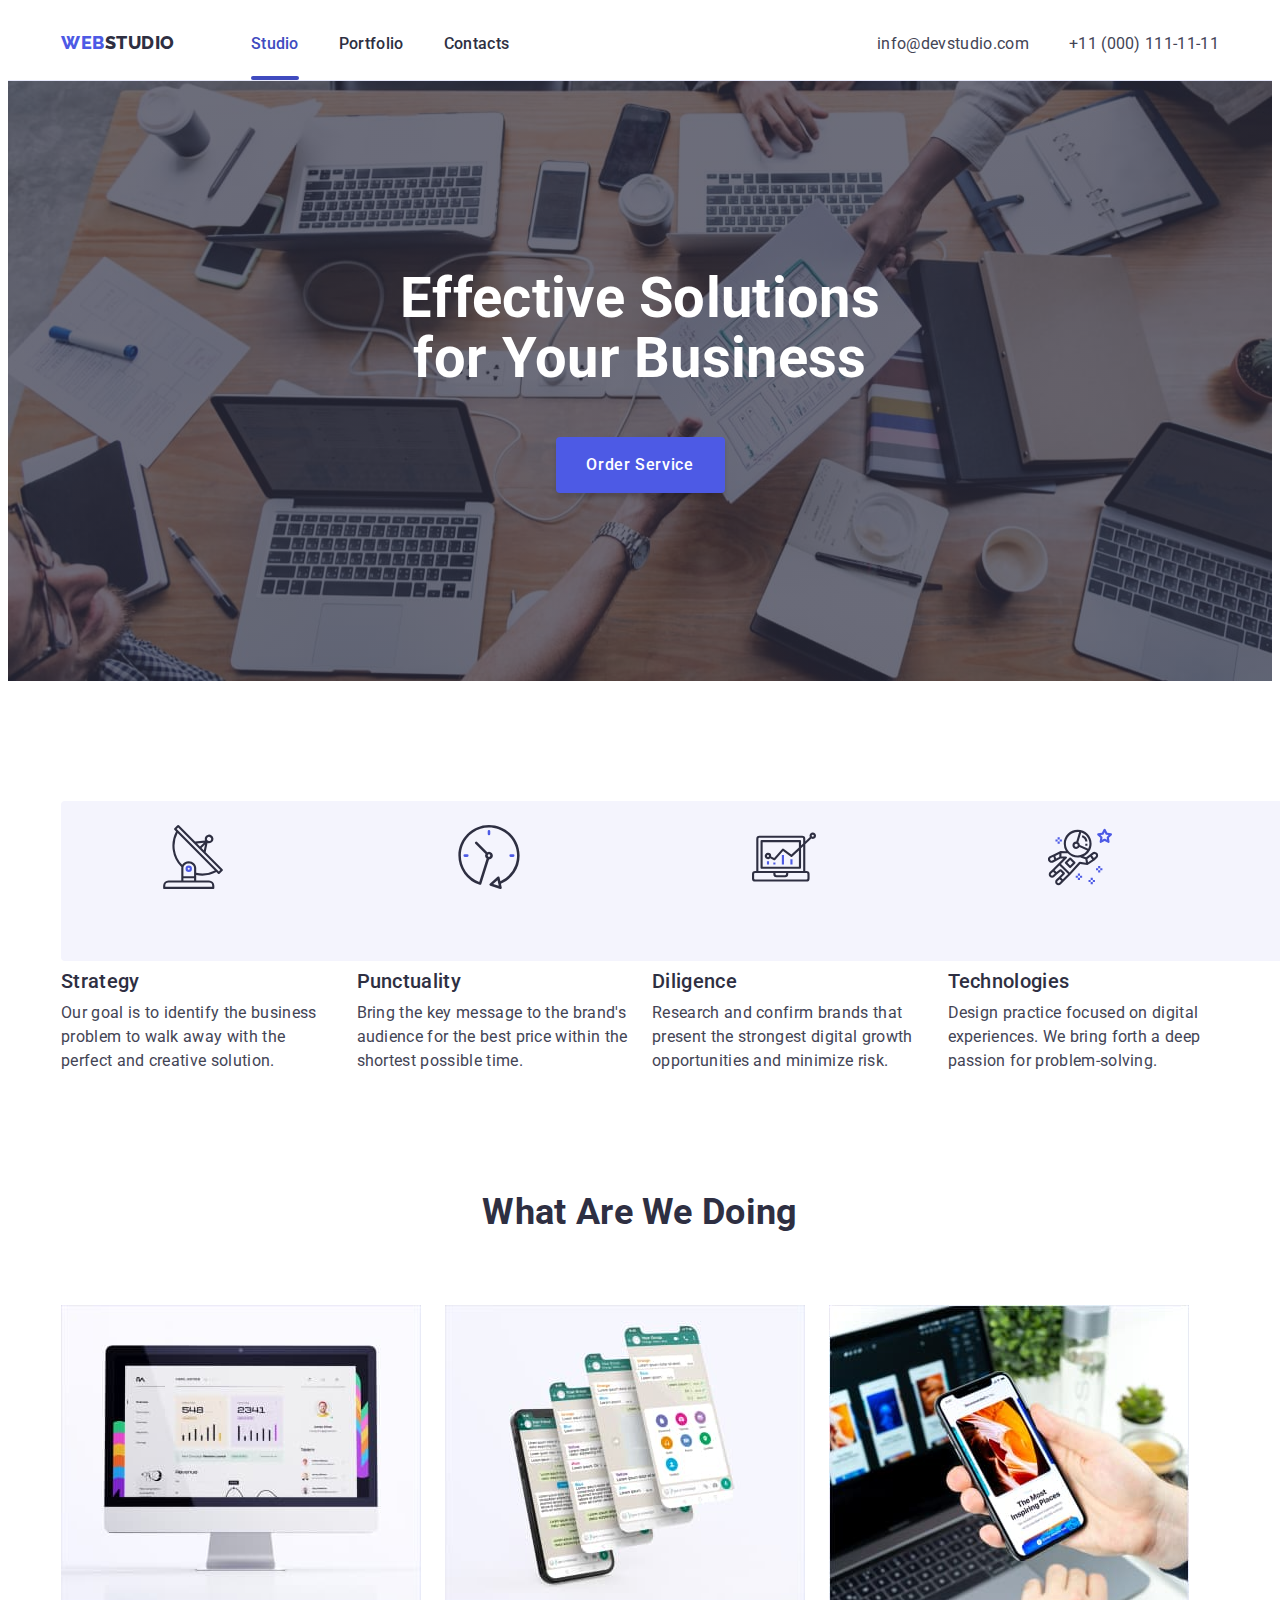
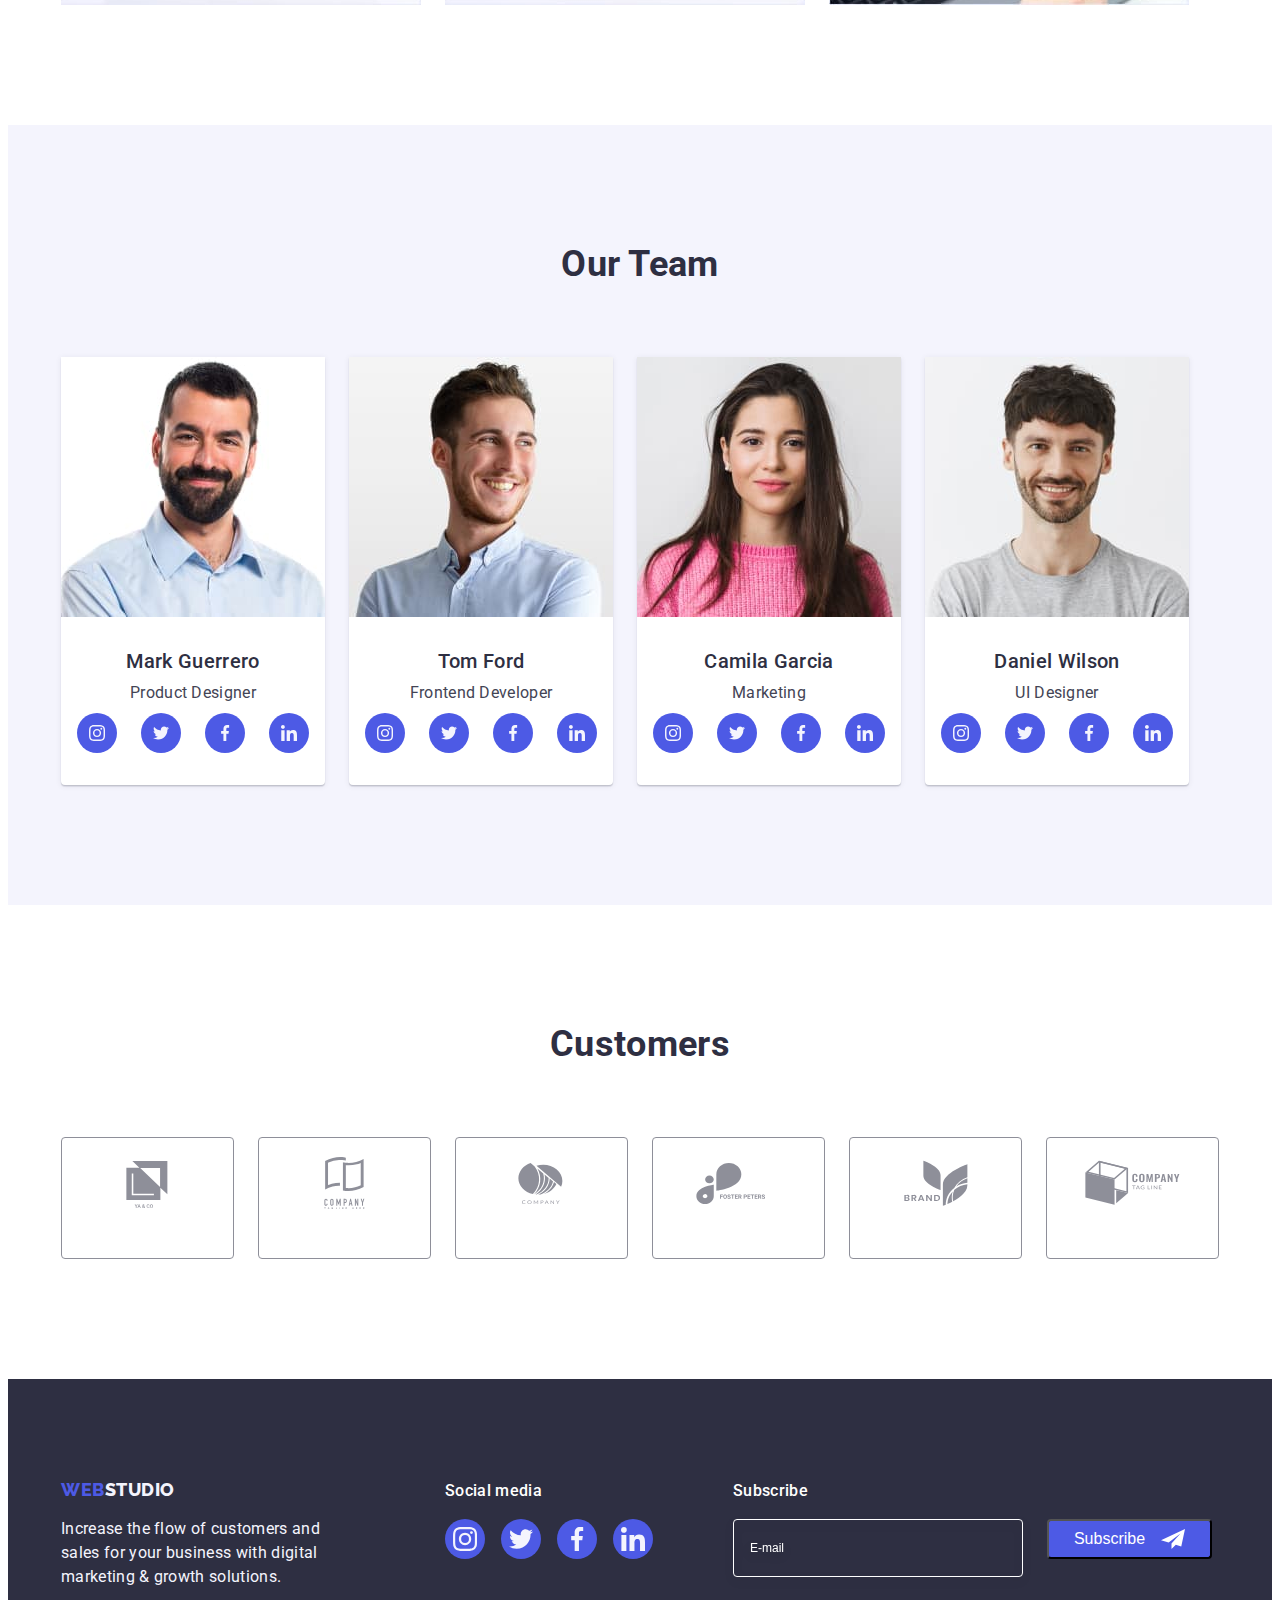
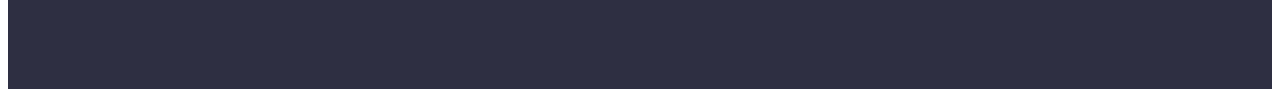
<file: index.html>
<!DOCTYPE html>
<html lang="en">
<head>
    <meta charset="UTF-8">
    <meta http-equiv="X-UA-Compatible" content="IE=edge">
    <meta name="viewport" content="width=device-width, initial-scale=1.0">
    <title>Web Studio</title>
    <link rel="preconnect" href="https://fonts.googleapis.com">
    <link rel="preconnect" href="https://fonts.gstatic.com" crossorigin>
    <link href="https://fonts.googleapis.com/css2?family=Montserrat:wght@500;700&family=Raleway:wght@700&family=Roboto:wght@400;500;700&display=swap" rel="stylesheet">
    <link href="https://fonts.googleapis.com/css2?family=Montserrat:wght@500;700&family=Raleway:wght@800&display=swap" rel="stylesheet">
    <link rel="stylesheet" href="https://cdnjs.cloudflare.com/ajax/libs/modern-normalize/1.1.0/modern-normalize.min.css" integrity="sha512-wpPYUAdjBVSE4KJnH1VR1HeZfpl1ub8YT/NKx4PuQ5NmX2tKuGu6U/JRp5y+Y8XG2tV+wKQpNHVUX03MfMFn9Q==" crossorigin="anonymous" referrerpolicy="no-referrer" />
    <link rel="stylesheet" href="./css/styles.css">
</head>
<body>
    <header class="page-header properties">
        <div class="container">
            <nav class="header-nav">
                <a href="./index.html" class="link logo">Web<span class="logo-span">Studio</span></a>
                <ul class="site-nav list">
                    <li><a href="./index.html" class="link current">Studio</a></li>
                    <li><a href="./portfolio.html" class="link">Portfolio</a></li>
                    <li><a href="" class="link">Contacts</a></li>
                </ul>
            </nav>
            <address class="header-address">
                <ul class="auht-nav list">
                    <li><a href="mailto:info@devstudio.com" class="link">info@devstudio.com</a></li>
                    <li><a href="tel:+110001111111" class="link">+11 (000) 111-11-11</a></li>
                </ul>
            </address>
        </div>
    </header>
    <main class="properties">
        <section class="hero">
            <div class="container">
                <h1 class="hero-title">Effective Solutions for Your Business</h1>
                <button type="button" class="hero-btn" data-modal-open>Order Service</button>
            </div>    
        </section>
        <section class="section">
            <div class="container">
                <h2 hidden class="section-title">Our advantages</h2>
                <ul class="feature list">
                    <li class="feature-list">
                        <div class="feature-wrap">
                            <a href="" class="feature-soc-link link">
                                <svg class="feature-soc-icon" width="64" height="64">
                                    <use href="./images/icons.svg#icon-antenna"></use>
                                </svg>
                            </a>
                        </div>
                        <h3 class="feature-title title">Strategy</h3>
                        <p class="feature-explanation text">Our goal is to identify the business problem to walk away with the perfect and creative solution. </p>
                    </li>
                    <li class="feature-list">  
                        <div class="feature-wrap">
                            <a href="" class="feature-soc-link link">
                                <svg class="feature-soc-icon" width="64" height="64">
                                    <use href="./images/icons.svg#icon-clock"></use>
                                </svg>
                            </a>
                        </div>  
                        <h3 class="feature-title title">Punctuality</h3>
                        <p class="feature-explanation text">Bring the key message to the brand's audience for the best price within the shortest possible time.</p>
                    </li>
                    <li class="feature-list"> 
                        <div class="feature-wrap">
                            <a href="" class="feature-soc-link link">
                                <svg class="feature-soc-icon" width="64" height="64">
                                    <use href="./images/icons.svg#icon-diagram"></use>
                                </svg>
                            </a>
                        </div>   
                        <h3 class="feature-title title">Diligence</h3>
                        <p class="feature-explanation text">Research and confirm brands that present the strongest digital growth opportunities and minimize risk.</p>
                    </li>
                    <li class="feature-list">  
                        <div class="feature-wrap">
                            <a href="" class="feature-soc-link link">
                                <svg class="feature-soc-icon" width="64" height="64">
                                    <use href="./images/icons.svg#icon-astronaut"></use>
                                </svg>
                            </a>
                        </div>  
                        <h3 class="feature-title title">Technologies</h3>
                        <p class="feature-explanation text">Design practice focused on digital experiences. We bring forth a deep passion for problem-solving.</p>
                    </li>
                </ul>
            </div>
        </section>
        <section class="section profile">
            <div class="container">
                <h2 class="section-title">What are we doing</h2>
                <ul class="profile-group list">
                    <li>
                        <img src="./images/img-1.jpg" alt="writing programs" width="360" class="images">
                    </li>
                    <li>
                        <img src="./images/img-2.jpg" alt="mobile applications" width="360" class="images">
                    </li>
                    <li>
                        <img src="./images/img-3.jpg" alt="games" width="360" class="images">
                    </li>
                </ul>
            </div>
        </section>
        <section class="section specialist">
            <div class="container">
                <h2 class="section-title">Our Team</h2>
                <ul class="specialist-group list">
                    <li class="specialist-list">
                        <img src="./images/img-4.jpg" alt="specialists Product" width="264" class="images">
                        <div class="specialist-wrap">
                            <h3 class="specialist-title title">Mark Guerrero</h3>
                            <p class="specialist-profession text">Product Designer</p>
                            <ul class="specialist-soc-list list">
                                <li class="stecialist-soc-item">
                                    <a href="" class="specialast-soc-link link">
                                        <svg class="stecialist-soc-icon" width="16" height="16">
                                            <use href="./images/icons.svg#icon-instagram"></use>
                                        </svg>
                                    </a>
                                </li>
                                <li class="stecialist-soc-item">
                                    <a href="" class="specialast-soc-link link">
                                        <svg class="stecialist-soc-icon" width="16" height="16">
                                            <use href="./images/icons.svg#icon-twitter"></use>
                                        </svg>
                                    </a>
                                </li>
                                <li class="stecialist-soc-item">
                                    <a href="" class="specialast-soc-link link">
                                        <svg class="stecialist-soc-icon" width="16" height="16">
                                            <use href="./images/icons.svg#icon-facebook"></use>
                                        </svg>
                                    </a>
                                </li>
                                <li class="stecialist-soc-item">
                                    <a href="" class="specialast-soc-link link">
                                        <svg class="stecialist-soc-icon" width="16" height="16">
                                            <use href="./images/icons.svg#icon-linkedin"></use>
                                        </svg>
                                    </a>
                                </li>
                            </ul>
                        </div>
                    </li>
                    <li class="specialist-list">
                        <img src="./images/img-5.jpg" alt="specialists Frontend" width="264" class="images">
                        <div class="specialist-wrap">
                            <h3 class="specialist-title title">Tom Ford</h3>
                            <p class="specialist-profession text">Frontend Developer</p>
                            <ul class="specialist-soc-list list">
                                <li class="stecialist-soc-item">
                                    <a href="" class="specialast-soc-link link">
                                        <svg class="stecialist-soc-icon" width="16" height="16">
                                            <use href="./images/icons.svg#icon-instagram"></use>
                                        </svg>
                                    </a>
                                </li>
                                <li class="stecialist-soc-item">
                                    <a href="" class="specialast-soc-link link">
                                        <svg class="stecialist-soc-icon" width="16" height="16">
                                            <use href="./images/icons.svg#icon-twitter"></use>
                                        </svg>
                                    </a>
                                </li>
                                <li class="stecialist-soc-item">
                                    <a href="" class="specialast-soc-link link">
                                        <svg class="stecialist-soc-icon" width="16" height="16">
                                            <use href="./images/icons.svg#icon-facebook"></use>
                                        </svg>
                                    </a>
                                </li>
                                <li class="stecialist-soc-item">
                                    <a href="" class="specialast-soc-link link">
                                        <svg class="stecialist-soc-icon" width="16" height="16">
                                            <use href="./images/icons.svg#icon-linkedin"></use>
                                        </svg>
                                    </a>
                                </li>
                            </ul>
                        </div>
                    </li>
                    <li class="specialist-list">
                        <img src="./images/img-6.jpg" alt="specialists Marketing" width="264" class="images">
                        <div class="specialist-wrap">
                            <h3 class="specialist-title title">Camila Garcia</h3>
                            <p class="specialist-profession text">Marketing</p>
                            <ul class="specialist-soc-list list">
                                <li class="stecialist-soc-item">
                                    <a href="" class="specialast-soc-link link">
                                        <svg class="stecialist-soc-icon" width="16" height="16">
                                            <use href="./images/icons.svg#icon-instagram"></use>
                                        </svg>
                                    </a>
                                </li>
                                <li class="stecialist-soc-item">
                                    <a href="" class="specialast-soc-link link">
                                        <svg class="stecialist-soc-icon" width="16" height="16">
                                            <use href="./images/icons.svg#icon-twitter"></use>
                                        </svg>
                                    </a>
                                </li>
                                <li class="stecialist-soc-item">
                                    <a href="" class="specialast-soc-link link">
                                        <svg class="stecialist-soc-icon" width="16" height="16">
                                            <use href="./images/icons.svg#icon-facebook"></use>
                                        </svg>
                                    </a>
                                </li>
                                <li class="stecialist-soc-item">
                                    <a href="" class="specialast-soc-link link">
                                        <svg class="stecialist-soc-icon" width="16" height="16">
                                            <use href="./images/icons.svg#icon-linkedin"></use>
                                        </svg>
                                    </a>
                                </li>
                            </ul>
                        </div>
                    </li>
                    <li class="specialist-list">
                        <img src="./images/img-7.jpg" alt="specialists UI" width="264" class="images">
                        <div class="specialist-wrap">
                            <h3 class="specialist-title title">Daniel Wilson</h3>
                            <p class="specialist-profession text">UI Designer</p>
                            <ul class="specialist-soc-list list">
                                <li class="stecialist-soc-item">
                                    <a href="" class="specialast-soc-link link">
                                        <svg class="stecialist-soc-icon" width="16" height="16">
                                            <use href="./images/icons.svg#icon-instagram"></use>
                                        </svg>
                                    </a>
                                </li>
                                <li class="stecialist-soc-item">
                                    <a href="" class="specialast-soc-link link">
                                        <svg class="stecialist-soc-icon" width="16" height="16">
                                            <use href="./images/icons.svg#icon-twitter"></use>
                                        </svg>
                                    </a>
                                </li>
                                <li class="stecialist-soc-item">
                                    <a href="" class="specialast-soc-link link">
                                        <svg class="stecialist-soc-icon" width="16" height="16">
                                            <use href="./images/icons.svg#icon-facebook"></use>
                                        </svg>
                                    </a>
                                </li>
                                <li class="stecialist-soc-item">
                                    <a href="" class="specialast-soc-link link">
                                        <svg class="stecialist-soc-icon" width="16" height="16">
                                            <use href="./images/icons.svg#icon-linkedin"></use>
                                        </svg>
                                    </a>
                                </li>
                            </ul>
                        </div>
                    </li>
                </ul>
            </div>
        </section>
        <section class="section customers">
            <div class="container">
                <h2 class="section-title">Customers</h2>
                <ul class="customers-wrap list">
                    <li class="customers-list">
                        <a href="" class="customers-link link">
                            <svg class="customers-icon" width="104" height="56">
                                <use href="./images/icons.svg#icon-Logo-1"></use>
                            </svg>
                        </a>    
                    </li>
                    <li class="customers-list">
                        <a href="" class="customers-link link">
                            <svg class="customers-icon" width="104" height="56">
                                <use href="./images/icons.svg#icon-Logo-2"></use>
                            </svg>
                        </a>    
                    </li>
                    <li class="customers-list">
                        <a href="" class="customers-link link">
                            <svg class="customers-icon" width="104" height="56">
                                <use href="./images/icons.svg#icon-Logo-3"></use>
                            </svg>
                        </a>    
                    </li>
                    <li class="customers-list">
                        <a href="" class="customers-link link">
                            <svg class="customers-icon" width="104" height="56">
                                <use href="./images/icons.svg#icon-Logo-4"></use>
                            </svg>
                        </a>    
                    </li>
                    <li class="customers-list">
                        <a href="" class="customers-link link">
                            <svg class="customers-icon" width="104" height="56">
                                <use href="./images/icons.svg#icon-Logo-5"></use>
                            </svg>
                        </a>    
                    </li>
                    <li class="customers-list">
                        <a href="" class="customers-link link">
                            <svg class="customers-icon" width="104" height="56">
                                <use href="./images/icons.svg#icon-Logo-6"></use>
                            </svg>
                        </a>    
                    </li>
                </ul>
            </div>
        </section>               
    </main>
    <footer class="footer"> 
        <div class="container"> 
            <div class="footer-log">
                <a href="./index.html" class="link logo">Web<span class="logo-span">Studio</span></a>
                <p class="footer-text text">Increase the flow of customers and sales for your business with digital marketing & growth solutions.</p>
            </div>
            <div class="footer-wrap">
                <h3 class="footer-title title">Social media</h3>
                <ul class="footer-list list">
                    <li class="footer-item">
                        <a href="" class="footer-link link">
                            <svg class="footer-icon" width="24" height="24">
                                <use href="./images/icons.svg#icon-instagram"></use>
                            </svg>
                        </a>
                    </li>
                    <li class="footer-item">
                        <a href="" class="footer-link link">
                            <svg class="footer-icon" width="24" height="24">
                                <use href="./images/icons.svg#icon-twitter"></use>
                            </svg>
                        </a>
                    </li>
                    <li class="footer-item">
                        <a href="" class="footer-link link">
                            <svg class="footer-icon" width="24" height="24">
                                <use href="./images/icons.svg#icon-facebook"></use>
                            </svg>
                        </a>
                    </li>
                    <li class="footer-item">
                        <a href="" class="footer-link link">
                            <svg class="footer-icon" width="24" height="24">
                                <use href="./images/icons.svg#icon-linkedin"></use>
                            </svg>
                        </a>
                    </li>
                </ul>
            </div>
            <form>
                <h3 class="footer-title title">Subscribe</h3>
                <div class="footer-form">
                    <label>
                        <input type="email" name="email" placeholder="E-mail"/>
                    </label>
                    <button type="submit" class="footer-btn text">Subscribe
                        <svg class="footer-icon-form" width="24" height="24">
                            <use href="./images/icons.svg#icon-Frame-3"></use>
                        </svg>
                    </button>
                </div>
            </form>
        </div>
    </footer>
    <div class="backdrop is-hidden" data-modal>
        <div class="modal">
            <button type="button" class="modal-close-btn" data-modal-close>
                <svg class="modal-soc-icon" width="8" height="8">
                    <use href="./images/icons.svg#icon-close"></use>
                </svg>
            </button>
            <h2 class="modal-title title">Leave your contacts and we will call you back</h2>
            <form>
                <div class="modal-label">
                  <label>
                    <h3 class="modal-label-title title">Name</h3>
                    <div class="modal-input-wrap">
                        <input type="text" name="username" class="modal-form-input">
                        <svg class="modal-icon" width="18" height="18">
                            <use href="./images/icons.svg#icon-person"></use>
                        </svg>
                    </div>
                  </label>
                  <label>
                    <h3 class="modal-label-title title">Phone</h3>
                    <div class="modal-input-wrap">
                        <input type="tel" name="phone_number" class="modal-form-input">
                        <svg class="modal-icon" width="18" height="24">
                            <use href="./images/icons.svg#icon-phone"></use>
                        </svg>
                    </div>
                  </label>
                  <label>
                    <h3 class="modal-label-title title">Email</h3>
                    <div class="modal-input-wrap">
                        <input type="email" name="email" class="modal-form-input">
                        <svg class="modal-icon" width="18" height="24">
                            <use href="./images/icons.svg#icon-email"></use>
                        </svg>
                    </div>
                  </label>
                  <label class="modal-textarea-wrap">
                    <h3 class="modal-label-title title">Comment</h3>
                    <textarea name="comment" rows="5" placeholder="Text input" class="modal-textarea"></textarea>
                  </label>
                  <label>
                </div>
                <div class="modal-checkbox">
                    <input type="checkbox" name="privacy" value="policy">
                    <p>I accept the terms and conditions of the 
                        <a href="" class="modal-checkbox-policy">Privacy Policy</a> 
                    </p>
                </div>
                <button type="submit" class="modal-send-btn">Send</button>
            </form>
        </div>
    </div>
    <script src="./JS/modal.js"></script>
 </body>
</html>
</file>
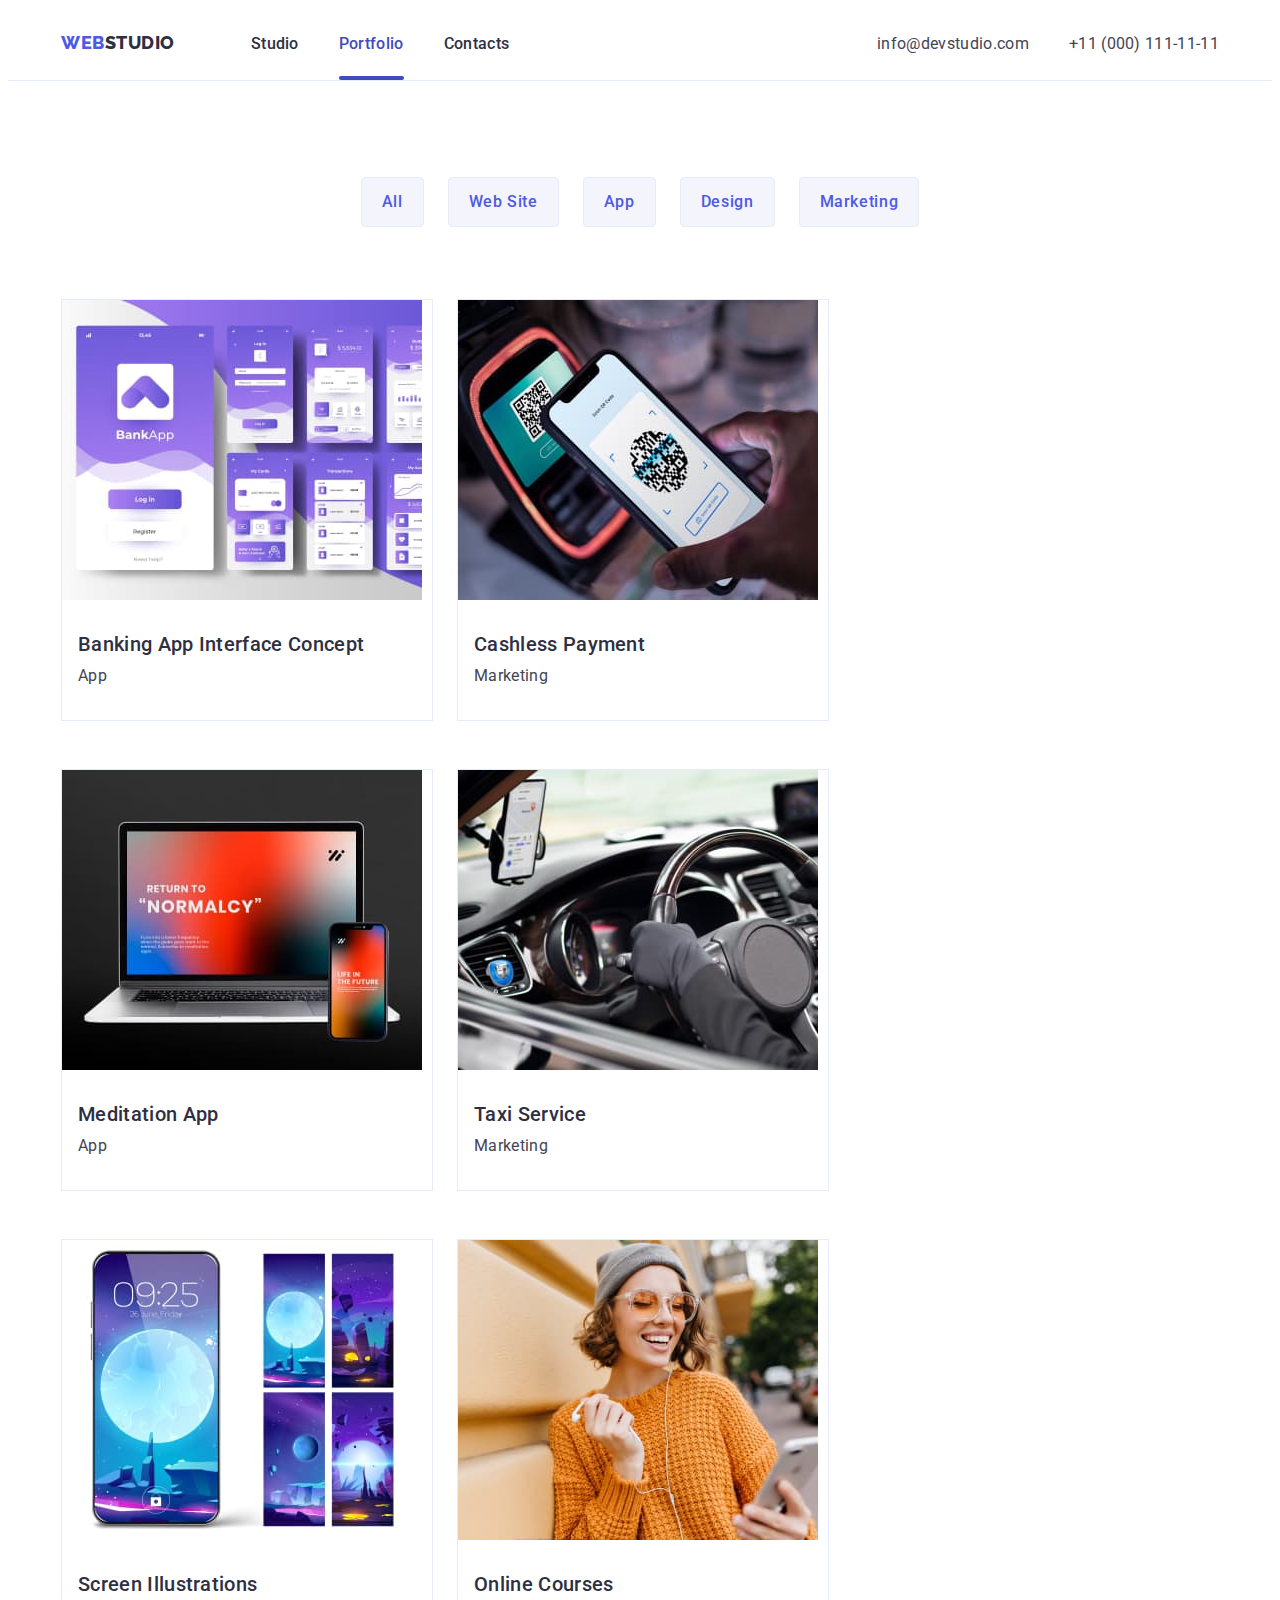
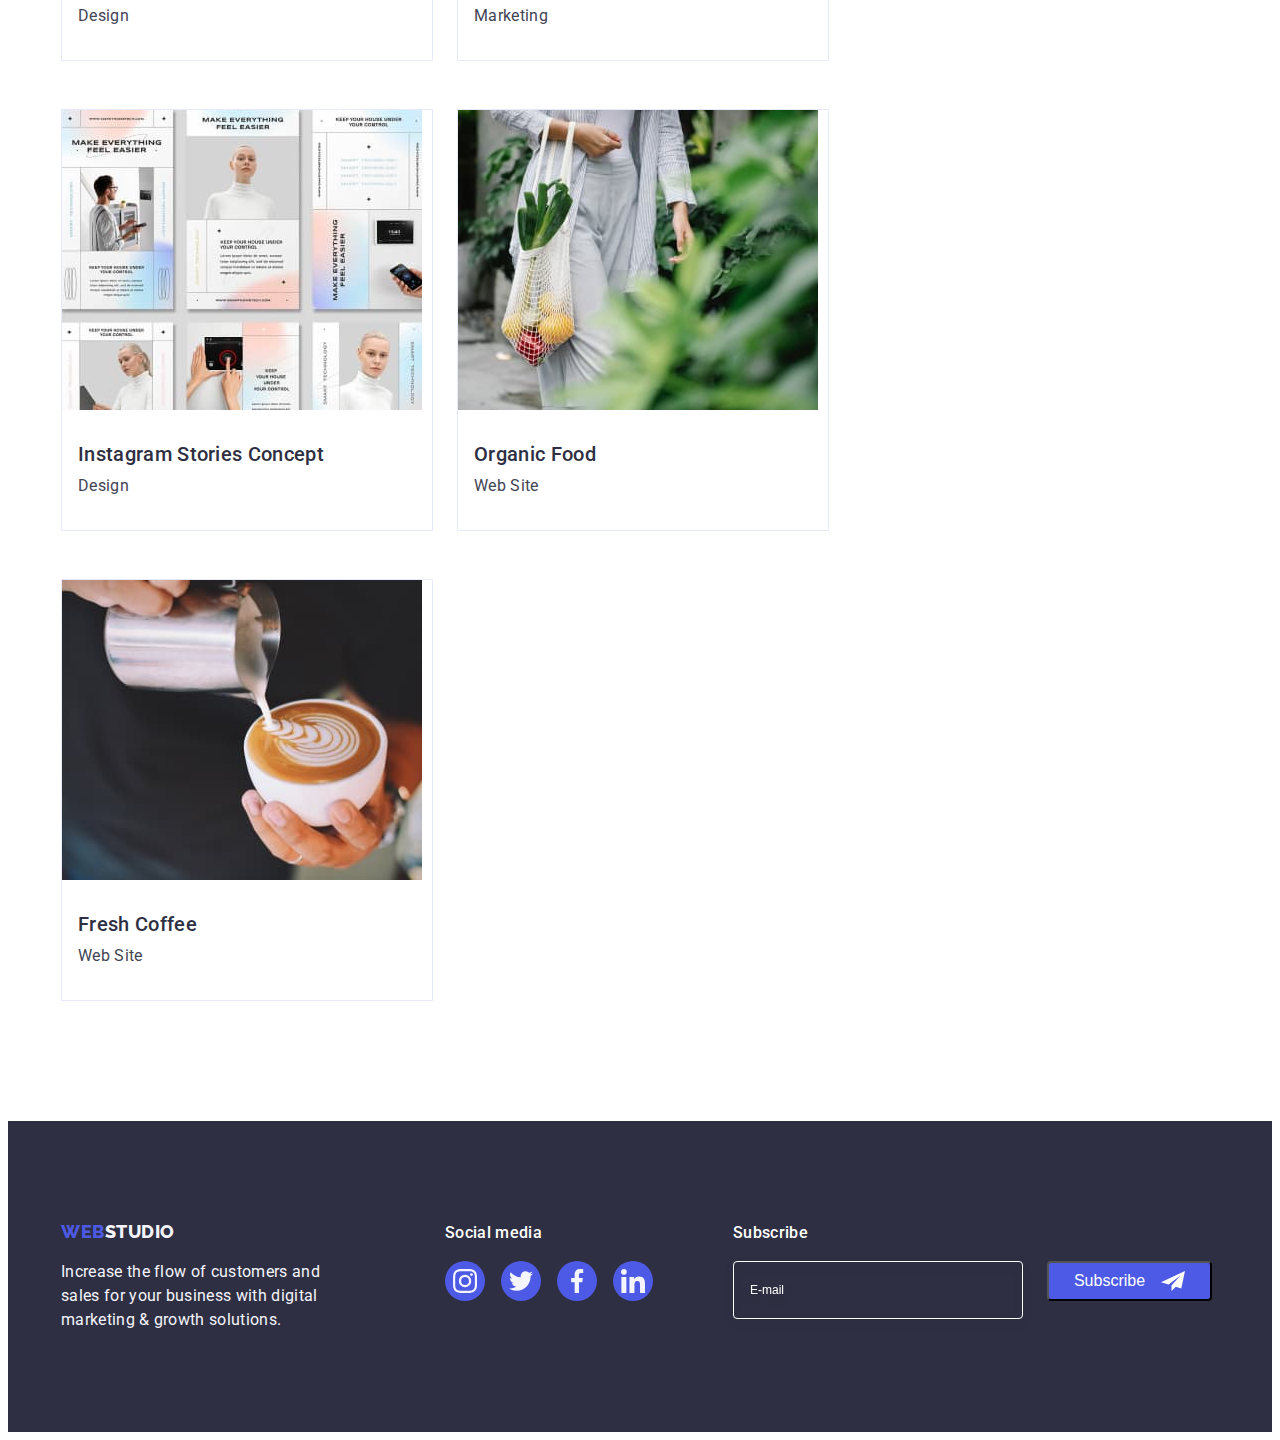
<file: portfolio.html>
<!DOCTYPE html>
<html lang="en">
<head>
    <meta charset="UTF-8">
    <meta http-equiv="X-UA-Compatible" content="IE=edge">
    <meta name="viewport" content="width=device-width, initial-scale=1.0">
    <title>Portfolio</title>
    <link rel="preconnect" href="https://fonts.googleapis.com">
    <link rel="preconnect" href="https://fonts.gstatic.com" crossorigin>
    <link href="https://fonts.googleapis.com/css2?family=Montserrat:wght@500;700&family=Raleway:wght@700&family=Roboto:wght@400;500;700&display=swap" rel="stylesheet">
    <link href="https://fonts.googleapis.com/css2?family=Montserrat:wght@500;700&family=Raleway:wght@800&display=swap" rel="stylesheet">
    <link rel="stylesheet" href="https://cdnjs.cloudflare.com/ajax/libs/modern-normalize/1.1.0/modern-normalize.min.css" integrity="sha512-wpPYUAdjBVSE4KJnH1VR1HeZfpl1ub8YT/NKx4PuQ5NmX2tKuGu6U/JRp5y+Y8XG2tV+wKQpNHVUX03MfMFn9Q==" crossorigin="anonymous" referrerpolicy="no-referrer" />
    <link rel="stylesheet" href="./css/styles.css">
</head>
<body>
    <header class="page-header properties">
        <div class="container">
            <nav class="header-nav">
                <a href="./index.html" class="link logo">Web<span class="logo-span">Studio</span></a>
                <ul class="site-nav list">
                    <li><a href="./index.html" class="link">Studio</a></li>
                    <li><a href="./portfolio.html" class="link current">Portfolio</a></li>
                    <li><a href="" class="link">Contacts</a></li>
                </ul>
            </nav>
            <address class="header-address">
                <ul class="auht-nav list">
                    <li><a href="mailto:info@devstudio.com" class="link">info@devstudio.com</a></li>
                    <li><a href="tel:+110001111111" class="link">+11 (000) 111-11-11</a></li>
                </ul>
            </address>
        </div>
    </header>
    <main class="properties">
        <section class="section-goods">
            <div class="container">
                <h1 hidden class="section-title">Goods</h1>
                <ul class="menu-nav list">
                    <li><button type="button" class="link-btn">All</button></li>
                    <li><button type="button" class="link-btn">Web Site</button></li>
                    <li><button type="button" class="link-btn">App</button></li>
                    <li><button type="button" class="link-btn">Design</button></li>
                    <li><button type="button" class="link-btn">Marketing</button></li>
                </ul>
                <ul class="goods list">
                    <li class="goods-list">
                        <a href="" class="goods-link-wrapper link">
                            <div class="goods-img">
                                <img src="./images/Banking.jpg" alt="Banking" width="360" class="images">
                                <p class="overlay text">14 Stylish and User-Friendly App Design Concepts · 
                                    Task Manager App · Calorie Tracker App · Exotic Fruit Ecommerce App · 
                                    Cloud Storage App</p>
                            </div>
                            <h2 class="goods-title title">Banking App Interface Concept</h2>
                            <p class="goods-services text">App</p>
                        </a>
                    </li>
                    <li class="goods-list">
                        <a href="" class="goods-link-wrapper link">
                            <div class="goods-img">
                                <img src="./images/Cashless.jpg" alt="Marketing" width="360" class="images">
                                <p class="overlay text">14 Stylish and User-Friendly App Design Concepts · 
                                    Task Manager App · Calorie Tracker App · Exotic Fruit Ecommerce App · 
                                    Cloud Storage App</p>
                            </div>
                            <h2 class="goods-title title">Cashless Payment</h2>
                            <p class="goods-services text">Marketing</p>
                        </a>
                    </li>
                    <li class="goods-list">
                        <a href="" class="goods-link-wrapper link">
                            <div class="goods-img">
                                <img src="./images/Meditation.jpg" alt="Meditation" width="360" class="images">
                                <p class="overlay text">14 Stylish and User-Friendly App Design Concepts · 
                                    Task Manager App · Calorie Tracker App · Exotic Fruit Ecommerce App · 
                                    Cloud Storage App</p>
                            </div>
                            <h2 class="goods-title title">Meditation App</h2>
                            <p class="goods-services text">App</p>
                        </a>
                    </li>
                    <li class="goods-list">
                        <a href="" class="goods-link-wrapper link">
                            <div class="goods-img">
                                <img src="./images/Taxi.jpg" alt="Taxi" width="360" class="images">
                                <p class="overlay text">14 Stylish and User-Friendly App Design Concepts · 
                                    Task Manager App · Calorie Tracker App · Exotic Fruit Ecommerce App · 
                                    Cloud Storage App</p>
                            </div>
                            <h2 class="goods-title title">Taxi Service</h2>
                            <p class="goods-services text">Marketing</p>
                        </a>
                    </li>
                    <li class="goods-list">
                        <a href="" class="goods-link-wrapper link">
                            <div class="goods-img">
                                <img src="./images/Screen.jpg" alt="Screen" width="360" class="images">
                                <p class="overlay text">14 Stylish and User-Friendly App Design Concepts · 
                                    Task Manager App · Calorie Tracker App · Exotic Fruit Ecommerce App · 
                                    Cloud Storage App</p>
                            </div>
                            <h2 class="goods-title title">Screen Illustrations</h2>
                            <p class="goods-services text">Design</p>
                        </a>
                    </li>
                    <li class="goods-list">
                        <a href="" class="goods-link-wrapper link">
                            <div class="goods-img">
                                <img src="./images/Online.jpg" alt="Online" width="360" class="images">
                                <p class="overlay text">14 Stylish and User-Friendly App Design Concepts · 
                                    Task Manager App · Calorie Tracker App · Exotic Fruit Ecommerce App · 
                                    Cloud Storage App</p>
                            </div>
                            <h2 class="goods-title title">Online Courses</h2>
                            <p class="goods-services text">Marketing</p>
                        </a>
                    </li>
                    <li class="goods-list">
                        <a href="" class="goods-link-wrapper link">
                            <div class="goods-img">
                                <img src="./images/Instagram.jpg" alt="Instagram" width="360" class="images">
                                <p class="overlay text">14 Stylish and User-Friendly App Design Concepts · 
                                    Task Manager App · Calorie Tracker App · Exotic Fruit Ecommerce App · 
                                    Cloud Storage App</p>
                            </div>
                            <h2 class="goods-title title">Instagram Stories Concept</h2>
                            <p class="goods-services text">Design</p>
                        </a>
                    </li>
                    <li class="goods-list">
                        <a href="" class="goods-link-wrapper link">
                            <div class="goods-img">
                                <img src="./images/Organic.jpg" alt="Organic" width="360" class="images">
                                <p class="overlay text">14 Stylish and User-Friendly App Design Concepts · 
                                    Task Manager App · Calorie Tracker App · Exotic Fruit Ecommerce App · 
                                    Cloud Storage App</p>
                            </div>
                            <h2 class="goods-title title">Organic Food</h2>
                            <p class="goods-services text">Web Site</p>
                        </a>
                    </li>
                    <li class="goods-list">
                        <a href="" class="goods-link-wrapper link">
                            <div class="goods-img">
                                <img src="./images/Fresh.jpg" alt="Fresh" width="360" class="images">
                                <p class="overlay text">14 Stylish and User-Friendly App Design Concepts · 
                                    Task Manager App · Calorie Tracker App · Exotic Fruit Ecommerce App · 
                                    Cloud Storage App</p>
                            </div>
                            <h2 class="goods-title title">Fresh Coffee</h2>
                            <p class="goods-services text">Web Site</p>
                        </a>
                    </li>
                </ul>
            </div>
        </section>
    </main>
    <footer class="footer"> 
        <div class="container"> 
            <div class="footer-log">
                <a href="./index.html" class="link logo">Web<span class="logo-span">Studio</span></a>
                <p class="footer-text text">Increase the flow of customers and sales for your business with digital marketing & growth solutions.</p>
            </div>
            <div class="footer-wrap">
                <h3 class="footer-title title">Social media</h3>
                <ul class="footer-list list">
                    <li class="footer-item">
                        <a href="" class="footer-link link">
                            <svg class="footer-icon" width="24" height="24">
                                <use href="./images/icons.svg#icon-instagram"></use>
                            </svg>
                        </a>
                    </li>
                    <li class="footer-item">
                        <a href="" class="footer-link link">
                            <svg class="footer-icon" width="24" height="24">
                                <use href="./images/icons.svg#icon-twitter"></use>
                            </svg>
                        </a>
                    </li>
                    <li class="footer-item">
                        <a href="" class="footer-link link">
                            <svg class="footer-icon" width="24" height="24">
                                <use href="./images/icons.svg#icon-facebook"></use>
                            </svg>
                        </a>
                    </li>
                    <li class="footer-item">
                        <a href="" class="footer-link link">
                            <svg class="footer-icon" width="24" height="24">
                                <use href="./images/icons.svg#icon-linkedin"></use>
                            </svg>
                        </a>
                    </li>
                </ul>
            </div>
            <form>
                <h3 class="footer-title title">Subscribe</h3>
                <div class="footer-form">
                    <label>
                        <input type="email" name="email" placeholder="E-mail"/>
                    </label>
                    <button type="submit" class="footer-btn text">Subscribe
                        <svg class="footer-icon-form" width="24" height="24">
                            <use href="./images/icons.svg#icon-Frame-3"></use>
                        </svg>
                    </button>
                </div>
            </form>
        </div>
    </footer>
</body>
</html>
</file>
<file: css/styles.css>
:root {
    --title-text-color: #212121;
    --fishnet-text-color: #404BBF;
    --text-color: #FFFFFF;
    --text-list: #434455;
    --logo-color: #2E2F42; 
    --button-color: #4D5AE5;
    --button-activ: #404BBF;
    --logo-color-foot: #F4F4FD;
    --transform-hover: 250ms cubic-bezier(0.4, 0, 0.2, 1);
}

body {
    background-color: var(--text-color);
    font-family: "Roboto", sans-serif;
    letter-spacing: 0.02em;
    color: var(--text-list);
}
.no-scroll {
    overflow: hidden;
}
p, h1, h2, h3 {
    margin: 0;
}
ul {
    margin: 0;
    padding-left: 0;
}
button {
    cursor: pointer; 
}
.section-title {
    margin-bottom: 72px;
    margin-top: 0; 
    text-align: center;
    font-size: 36px;
    line-height: 1.11;
    text-transform: capitalize;
    color: var(--logo-color);
}
.title {
    font-weight: 500;
    font-size: 20px;
    line-height: 1.2;
    color: var(--logo-color);
    margin-bottom: 8px;
}
.text {
    font-size: 16px;
    line-height: 1.5;
    color: var(--text-list); 
}
.link {
    text-decoration: none;
}
.list {
    list-style: none;
}
.container {
    width: 1158px; 
    padding-left: 15px;
    padding-right: 15px;
    margin: 0 auto;
}
.page-header {
    border-bottom: 1px solid #E7E9FC;
}

.page-header .container { 
    padding-top: 24px;
    display: flex;
    justify-content: space-between;
}
.logo {
    color: var(--button-color);
    font-family: "Raleway", sans-serif;
    font-style: normal;
    font-weight: 800;
    font-size: 18px;
    line-height: 1.17;
    letter-spacing: 0.03em;
    text-transform: uppercase;
    padding: 0;
}
.logo-span { 
    color: var(--logo-color);
}
.header-nav {
    display: flex;
    align-items: flex-start;
    gap: 76px;
}
.site-nav {
    display: flex;
    padding: 0;
    gap: 40px;
    flex-direction: row;
    align-items: flex-start;
    width: 261px;
    height: 48px;
    transition: color var(--transform-hover);
}
.header-address {
    display: flex;
    align-items: flex-start;
    font-style: normal;
}
.auht-nav {
    display: flex;
    list-style: none;
    gap: 40px;
    transition: color var(--transform-hover);
}
.site-nav .link {
    margin-left: 0;
    font-weight: bold;
    font-weight: 500;
    font-size: 16px;
    line-height: 1.5;
    color: var(--logo-color);
    letter-spacing: 0.02em;
    flex: none;
    order: 1;
    flex-grow: 0;
    display: inline-block;
}
.site-nav .link:hover,
.site-nav .link:focus {
    color: var(--fishnet-text-color);
}
.site-nav .link.current {
    color: var(--fishnet-text-color);
}
.site-nav .link.current::after {
    content: '';
    width: 100%;
    height: 4px;    
    margin-top: 20px;
    background: currentColor;
    border-radius: 2px;
    display: inline-block;
}
.auht-nav .link {
    margin-left: 0;
    font-weight: 400;
    font-size: 16px;
    line-height: 1.5;
    letter-spacing: 0.02em;
    color: var(--text-list);
    font-style: normal;
}
.auht-nav .link:hover,
.auht-nav .link:focus {
    color: var(--fishnet-text-color);
}

.hero {
    background-image: linear-gradient(
      rgba(46, 47, 66, 0.7),
      rgba(46, 47, 66, 0.7)),
      url(../images/people-office.jpg);
      padding: 188px 0;
      max-width: 1440px;
      margin-right: auto;
      margin-left: auto;
}
.hero .container{
    display: flex;
    flex-direction: column;
    gap: 48px;
}
.hero-title {
    color: var(--text-color);
    width: 496px;
    margin: 0 auto;
    font-weight: 700;
    font-size: 56px;
    line-height: 1.07;
    text-align: center;
}
.hero-btn {
    font-family: "Roboto", sans-serif;
    color: var(--text-color);
    background: var(--button-color);
    width: 169px;
    margin: 0 auto;
    padding: 16px;
    font-weight: 500;
    font-size: 16px;
    line-height: 1.5;
    letter-spacing: 0.04em;
    box-shadow: 0px 4px 4px rgba(0, 0, 0, 0.15);
    border-radius: 4px;
    border: none;
    transition: background-color var(--transform-hover);
}
.hero-btn:hover,
.hero-btn:focus {
    background-color: var(--button-activ);
}

.hidden {
    position: absolute;
    width: 1px;
    height: 1px;
    margin: -1px;
    border: 0;
    padding: 0;
  
    white-space: nowrap;
    clip-path: inset(100%);
    clip: rect(0 0 0 0);
    overflow: hidden;
}
.section {
    padding-top: 120px;
}
.section .feature,
.section .profile-group,
.section .specialist-group
{
    display: flex;
    gap: 24px;
}
.feature-wrap {
    width: 264px;
    height: 112px;
    background: #F4F4FD;
    border-radius: 4px;
    padding: 24px 100px;
    margin-bottom: 8px;
}
.feature-list {
    width: calc((100% - 72px) / 4);
} 
.section.profile,
.section.specialist,
.section.customers {
    padding-bottom: 120px; 
}
.section.specialist {
    margin: 0;
    background: var(--logo-color-foot);
}
.specialist .specialist-list {
    box-shadow: 0px 1px 6px rgba(46, 47, 66, 0.08), 0px 1px 1px rgba(46, 47, 66, 0.16), 0px 2px 1px rgba(46, 47, 66, 0.08);
    border-radius: 0px 0px 4px 4px;
    background: var(--text-color);
    text-align: center;
}
.specialist-list {
    background-color: var(--text-color);
    box-shadow: 0px 1px 6px rgba(46, 47, 66, 0.08), 0px 1px 1px rgba(46, 47, 66, 0.16), 0px 2px 1px rgba(46, 47, 66, 0.08);
    border-radius: 0px 0px 4px 4px;
}
.specialist-wrap {
    padding: 32px 16px;
}
.specialist-profession {
    margin-bottom: 8px;
}
.specialist-soc-list {
    display: flex;
    justify-content: center;
    gap: 24px;
}
.stecialist-soc-item {
    width: 40px;
    height: 40px;
}
.specialast-soc-link {
    width: 100%;
    height: 100%;
    border-radius: 50%;
    background: #4D5AE5;
    display: flex;
    align-items: center;
    justify-content: center;
    color: #F4F4FD;
    transition: background-color var(--transform-hover);
}
.specialast-soc-link:hover {
    background-color: #404BBF;
}
.stecialist-soc-icon {
    fill: currentColor;
}
.customers-wrap {
    display: flex;
    justify-content: center;
    gap: 24px;
}
.customers-list {
    width: 168px;
    height: 88px;
    padding: 16px 32px;
    border: 1px solid #8E8F99;
    border-radius: 4px;
    transition: border var(--transform-hover), border-radius var(--transform-hover);
}
.customers-icon {
    fill: #8E8F99;
    transition: fill var(--transform-hover);
}
.customers-list:hover {
    border: 1px solid #404BBF;
    border-radius: 4px;
}
.customers-list:hover .customers-icon {
    fill: #404BBF;
}
.images {
    display: block;
}
.footer {
    background: var(--logo-color);
    padding: 100px 0 100px 0;
}
.footer .container {
    display: flex;
    /* gap: 120px; */
}
.footer .footer-log {
    display: flex;
    flex-direction: column;
    max-width: 264px;
    padding: 0;
    margin: 0;
    margin-right: 120px;
}
.footer-text {
    color: var(--logo-color-foot); 
    margin-top: 17.5px;
}
.footer-wrap {
    margin-right: 80px;
}
.footer-title {
    color: var(--text-color);
    font-size: 16px;
    line-height: 1.5;
    margin-bottom: 16px;
}
.footer-list {
    display: flex;
    justify-content: center;
    gap: 16px;
}
.footer-item {
    width: 40px;
    height: 40px;
}
.footer-link {
    width: 100%;
    height: 100%;
    border-radius: 50%;
    background: #4D5AE5;
    display: flex;
    align-items: center;
    justify-content: center;
    color: #F4F4FD;
    transition: background-color var(--transform-hover);
}
.footer-link:hover {
    background-color: #31D0AA;
}
.footer-icon {
    fill: currentColor;
}

.footer .logo-span {
    color: var(--logo-color-foot);
    font-style: normal;
}
.footer-form {
    display: flex;
    gap: 24px;
}

.footer input {
    width: 264px;
    height: 40px;
    border: 1px solid #FFFFFF;
    filter: drop-shadow(0px 4px 4px rgba(0, 0, 0, 0.15));
    background-color: inherit;
    border-radius: 4px;
    padding: 8px;
    padding-left: 16px;
    font-size: 12px;
    line-height: 2;
}
input::placeholder {
    color: #FFFFFF;
}
.footer label {
    display: flex;
    flex-direction: column;
}
.footer .footer-btn {
    width: 165px;
    height: 40px;
    display: flex;
    flex-direction: row;
    justify-content: center;
    align-items: center;
    padding: 8px 24px;
    gap: 16px;
    background: var(--button-color);
    border-radius: 4px;
    color: var(--text-color);
    font-size: 16px;
    line-height: 1.5;
    position: relative;
    cursor: pointer;
}
.footer-icon-form {
    fill: var(--text-color);
}

.section-goods {
    padding-top: 96px;
    padding-bottom: 120px;
}
.menu-nav .link-btn {
    font-family: "Roboto", sans-serif;
    padding: 12px 20px;
    border: 1px solid #E7E9FC;
    color: var(--button-color);
    background: var(--logo-color-foot);
    border-radius: 4px;
    text-align: center;
    text-decoration: none;
    font-weight: 500;
    font-size: 16px;
    line-height: 1.5;
    letter-spacing: 0.04em;
    cursor: pointer;
    transition: color var(--transform-hover), background-color var(--transform-hover), box-shadow var(--transform-hover);
}
.menu-nav {
    display: flex;
    justify-content: center;
    gap: 24px;
    margin: 0 auto 72px;
}
.menu-nav .link-btn:hover,
.menu-nav .link-btn:focus {
    color: var(--text-color);
    background-color: var(--fishnet-text-color);
    box-shadow: 0px 3px 1px rgba(0, 0, 0, 0.1), 0px 2px 1px rgba(0, 0, 0, 0.08), 0px 2px 2px rgba(0, 0, 0, 0.12);
}
.section-goods .goods {
    display: flex;
    flex-wrap: wrap;
    gap: 48px 24px;
}
.goods .goods-list {
    background: var(--text-color);
    border: 1px solid #E7E9FC;
    width: calc((100% - 48px) / 3);
    transition: box-shadow var(--transform-hover);
}
.goods .goods-list:hover {
    box-shadow: 0px 1px 6px rgba(46, 47, 66, 0.08), 0px 1px 1px rgba(46, 47, 66, 0.16), 0px 2px 1px rgba(46, 47, 66, 0.08);
}
.goods-title {
    margin: 32px 16px 8px;
}
.goods-services {
    margin: 0 16px 32px;
}
.goods-img {
    position: relative;
    overflow: hidden;
}
  
.overlay {
    position: absolute;
    top: 0; 
    left: 0;
    width: 100%;
    height: 100%;
    overflow: auto;
    background-color: var(--button-color);
    color: var(--logo-color-foot);
    padding: 40px 32px;
    transform: translatey(100%);
    transition: transform var(--transform-hover);
  }

  .goods-link-wrapper:hover .overlay,
  .goods-link-wrapper:focus .overlay {
    transform: translatey(0);
  }

  .modal {
    position: absolute;
    width: 408px;
    height: 584px;
    left: 50%;
    top: 50%;
    transform: translate(-50%,-50%);
    background: #FFFFFF;
    box-shadow: 0px 1px 1px rgba(0, 0, 0, 0.14), 0px 1px 3px rgba(0, 0, 0, 0.12), 0px 2px 1px rgba(0, 0, 0, 0.2);
    border-radius: 4px;
    padding: 24px;
    transform: translate(-50%, -50%) scale(1);
    transition: transform var(--transform-hover);
  }
  .backdrop.is-hidden .modal {
    transform: translate(-50%, -50%) scaleY(0);
  }
  .backdrop {
    position: fixed;
    z-index: 100;
    background-color: rgba(46, 47, 66, 0.4);
    width: 100%;
    height: 100%;
    left: 0;
    top: 0;
    transition: opacity var(--transform-hover), visibility var(--transform-hover);
  }
  .backdrop.is-hidden {
    opacity: 0;
    visibility: hidden;
    pointer-events: none;
  }
  .modal-close-btn {
    background: #E7E9FC;
    border-radius: 50%;
    width: 24px;
    height: 24px;
    border: 1px solid rgba(0, 0, 0, 0.1);
    display: block;
    margin-left: auto;
    transition: background-color var(--transform-hover);
  }
  .modal-close-btn:hover,
  .modal-close-btn:focus {
    background-color: var(--button-activ);
  }
  .modal-soc-icon {
    transition: fill var(--transform-hover);
  }
  .modal-close-btn:hover .modal-soc-icon,
  .modal-close-btn:focus .modal-soc-icon {
    fill: var(--text-color);
  }
  .modal-title {
    font-weight: 500;
    font-size: 16px;
    line-height: 1.5;
    letter-spacing: 0.02em;
    color: var(--logo-color);
    margin: 24px auto 16px;
    text-align: center;
  }
  .modal-label label{
    display: block;
    width: 100%;
    margin-bottom: 8px;
  }
.modal-form-input {
    border: 1px solid rgba(46, 47, 66, 0.4);
    border-radius: 4px;
    width: 100%;
    height: 40px;   
    padding-left: 38px;
    outline: transparent;
}
.modal-input-wrap:focus-within .modal-form-input{
    border: 1px solid #4D5AE5;
}
.modal-input-wrap:focus-within .modal-icon{
    fill: #4D5AE5;
}
/* .modal-form-input:focus {
    border-color: #4D5AE5;
}
.modal-form-input:focus + .modal-icon {
    fill: #4D5AE5;
} */
.modal-label textarea {
    border: 1px solid rgba(46, 47, 66, 0.4);
    border-radius: 4px;
    height: 120px;
    width: 100%;
    resize: none;
}
/* .modal-textarea-wrap:focus-within .modal-textarea {
    border: 1px solid #4D5AE5;
} */
.modal-checkbox {
    display: flex;
    flex-direction: row;
    align-items: center;
    padding: 0px;
    gap: 8px;
    font-size: 12px;
    line-height: 1.17;
    letter-spacing: 0.04em;
    color: #8E8F99;
}
.modal-label-title {
    font-size: 12px;
    line-height: 1.17;
    letter-spacing: 0.04em;
    color: #8E8F99;
}
.modal-label textarea::placeholder {
    font-size: 12px;
    line-height: 1.17;
    letter-spacing: 0.04em;
    color: rgba(46, 47, 66, 0.4);
    padding: 8px 16px;
}
.modal-send-btn {
    display: block;
    width: 169px;
    height: 56px;
    background: #4D5AE5;
    box-shadow: 0px 4px 4px rgba(0, 0, 0, 0.15);
    border-radius: 4px;
    margin: 24px auto;
    padding: 16px 32px;
    color: var(--text-color);
    text-align: center;
    transition: background-color var(--transform-hover);
}
.modal-send-btn:hover,
.modal-send-btn:focus {
    background-color: var(--button-activ);
}
.modal-input-wrap {
    position: relative;
}
.modal-icon {
    position: absolute;
    left: 16px;
    top: 50%;
    transform: translateY(-50%);
}
.modal-checkbox-policy {
    color: #4D5AE5;
}
</file>
